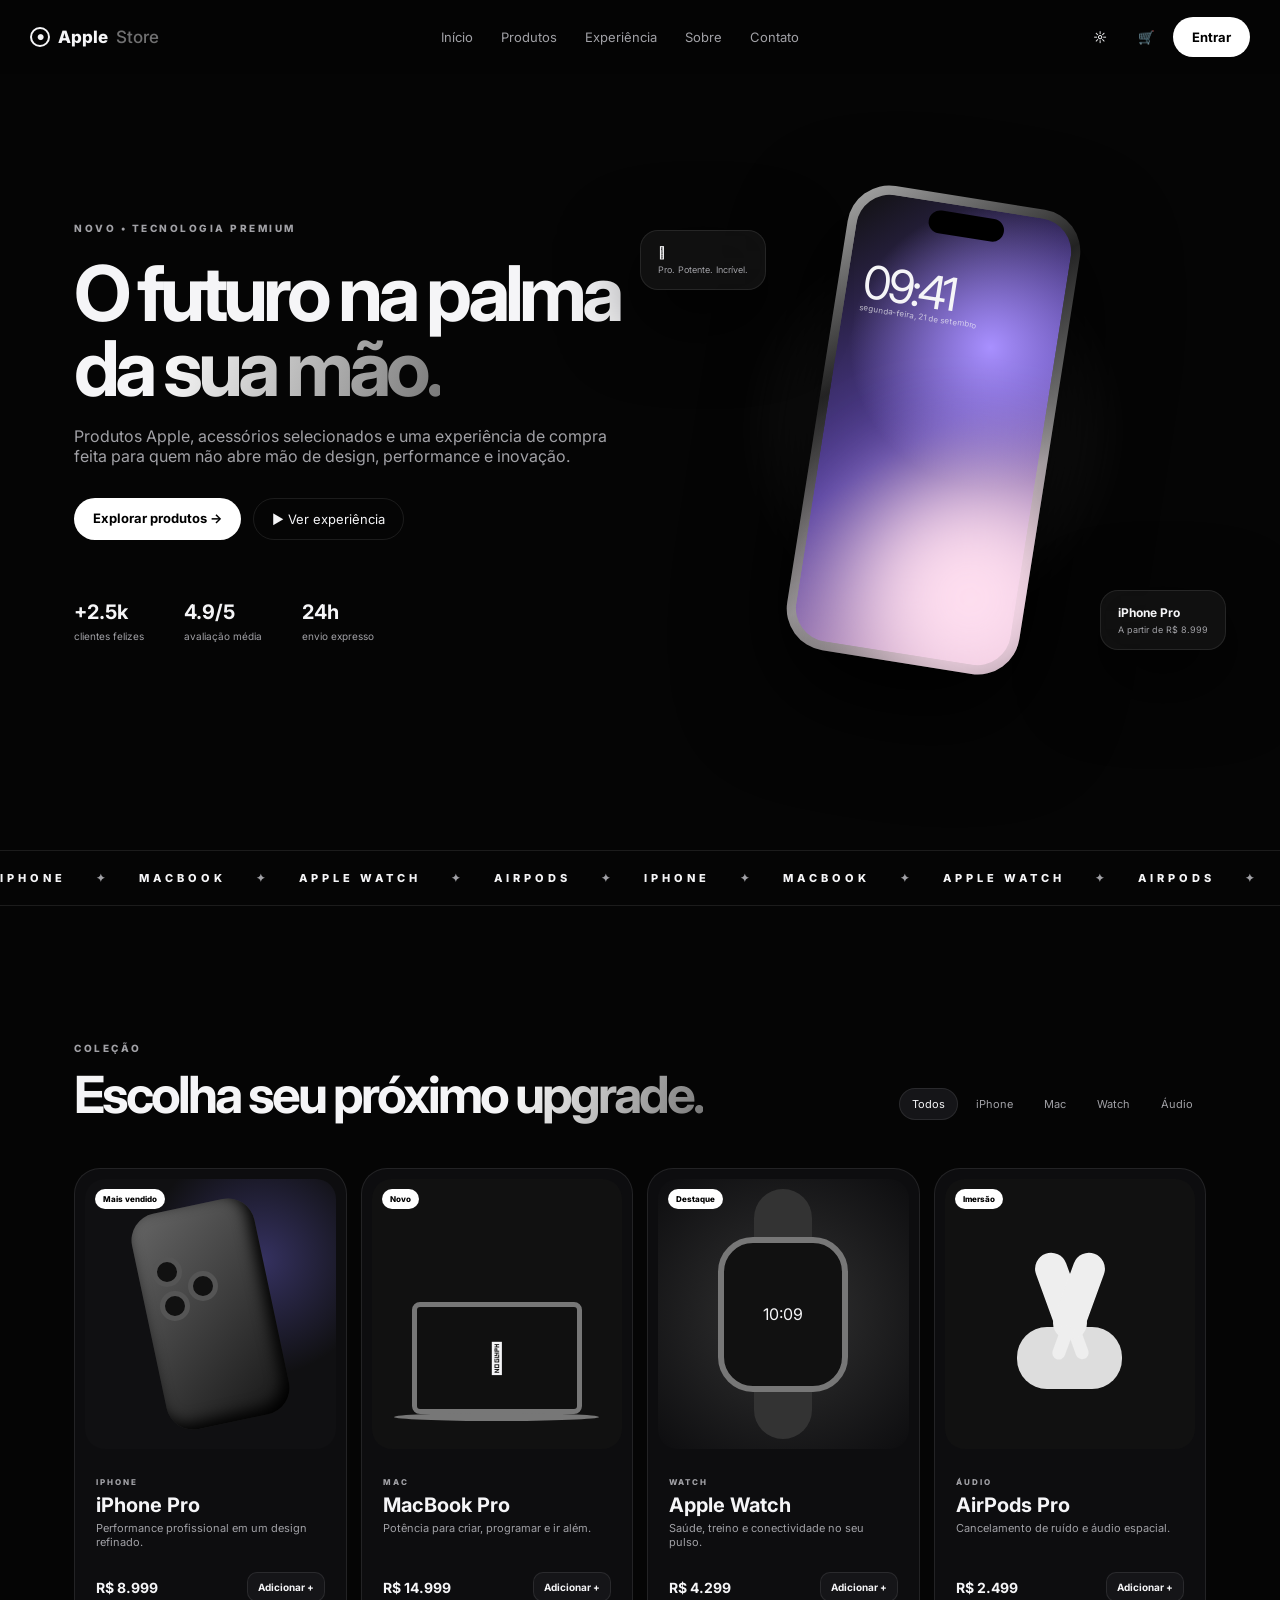
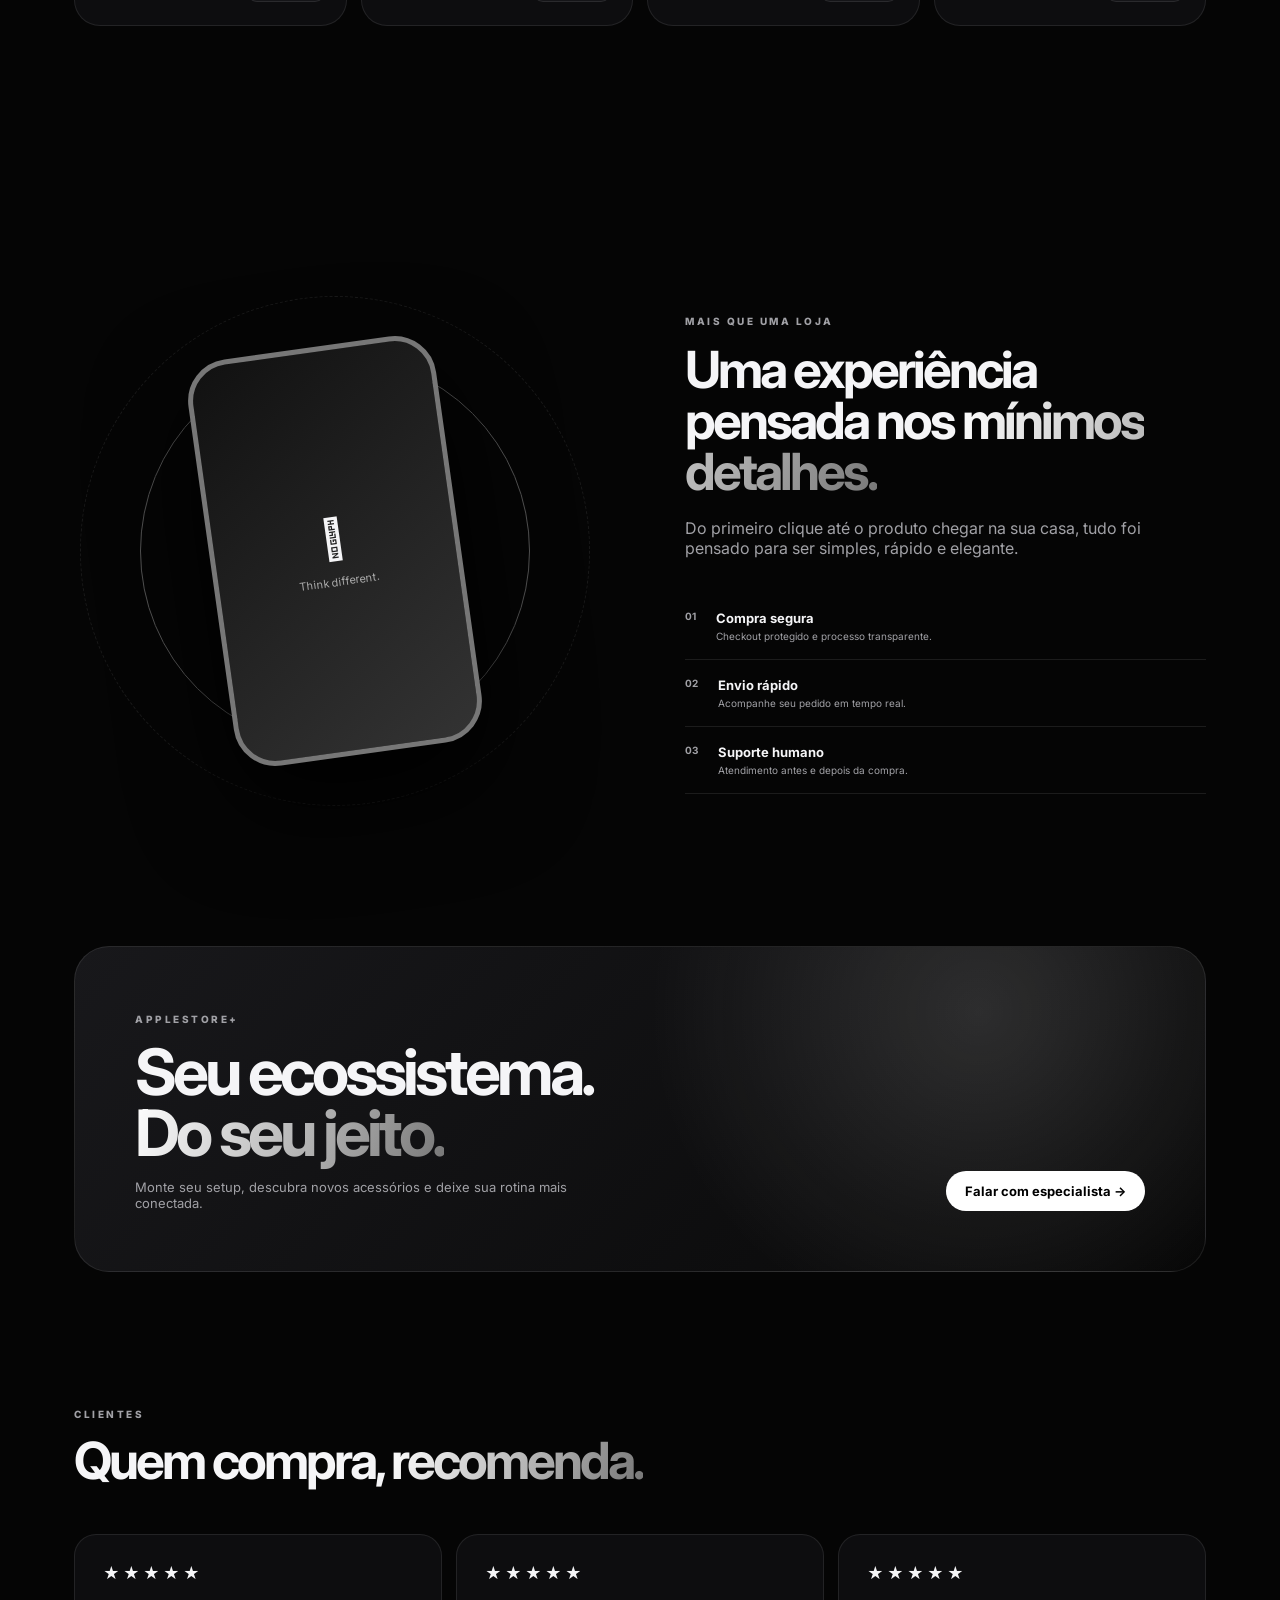
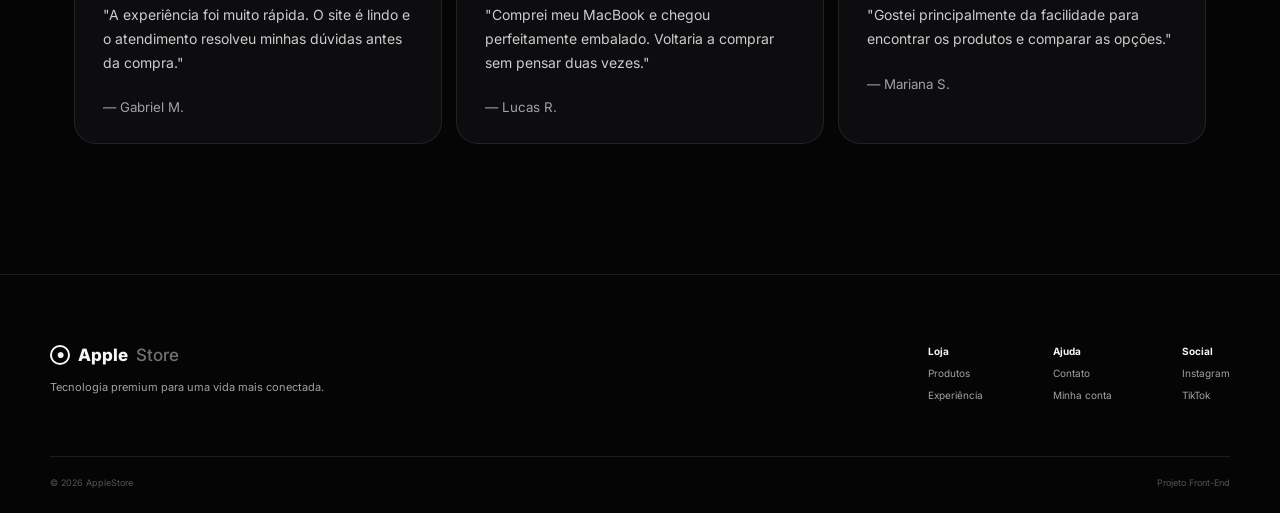
<file: index.html>
<!DOCTYPE html>
<html lang="pt-BR">
<head>
    <meta charset="UTF-8">
    <meta name="viewport" content="width=device-width, initial-scale=1.0">

    <title>AppleStore | Tecnologia Premium</title>

    <link rel="preconnect" href="https://fonts.googleapis.com">
    <link rel="preconnect" href="https://fonts.gstatic.com" crossorigin>
    <link href="https://fonts.googleapis.com/css2?family=Inter:wght@400;500;600;700;800&display=swap" rel="stylesheet">

    <link rel="stylesheet" href="style.css">
</head>

<body>

    <!-- HEADER -->
    <header class="header" id="header">

        <a href="#inicio" class="logo">
            <span class="logo-icon">●</span>
            Apple<span>Store</span>
        </a>

        <nav class="nav" id="nav">
            <a href="#inicio">Início</a>
            <a href="#produtos">Produtos</a>
            <a href="#experiencia">Experiência</a>
            <a href="#sobre">Sobre</a>
            <a href="#contato">Contato</a>
        </nav>

        <div class="header-buttons">

            <button class="icon-button" id="themeButton">
                ☼
            </button>

            <button class="icon-button cart-button" id="cartButton">
                🛒
                <span id="cartCount">0</span>
            </button>

            <button class="login-button" id="openLogin">
                Entrar
            </button>

            <button class="menu-button" id="menuButton">
                ☰
            </button>

        </div>

    </header>


    <!-- HERO -->
    <section class="hero section" id="inicio">

        <div class="hero-content reveal">

            <span class="eyebrow">
                NOVO • TECNOLOGIA PREMIUM
            </span>

            <h1>
                O futuro na palma da
                <span>sua mão.</span>
            </h1>

            <p>
                Produtos Apple, acessórios selecionados e uma experiência
                de compra feita para quem não abre mão de design,
                performance e inovação.
            </p>

            <div class="hero-buttons">

                <a href="#produtos" class="primary-button">
                    Explorar produtos →
                </a>

                <button class="secondary-button" id="experienceButton">
                    ▶ Ver experiência
                </button>

            </div>

            <div class="stats">

                <div>
                    <strong>+2.5k</strong>
                    <small>clientes felizes</small>
                </div>

                <div>
                    <strong>4.9/5</strong>
                    <small>avaliação média</small>
                </div>

                <div>
                    <strong>24h</strong>
                    <small>envio expresso</small>
                </div>

            </div>

        </div>


        <div class="hero-product reveal">

            <div class="glow"></div>

            <div class="phone">

                <div class="dynamic-island"></div>

                <div class="phone-time">
                    09:41
                </div>

                <div class="phone-date">
                    segunda-feira, 21 de setembro
                </div>

                <div class="phone-light"></div>

            </div>

            <div class="floating-card card-one">
                
                <span>Pro. Potente. Incrível.</span>
            </div>

            <div class="floating-card card-two">
                <strong>iPhone Pro</strong>
                <span>A partir de R$ 8.999</span>
            </div>

        </div>

    </section>


    <!-- MARQUEE -->
    <section class="marquee">

        <div class="marquee-content">

            <span>IPHONE</span>
            <b>✦</b>

            <span>MACBOOK</span>
            <b>✦</b>

            <span>APPLE WATCH</span>
            <b>✦</b>

            <span>AIRPODS</span>
            <b>✦</b>

            <span>IPHONE</span>
            <b>✦</b>

            <span>MACBOOK</span>
            <b>✦</b>

            <span>APPLE WATCH</span>
            <b>✦</b>

            <span>AIRPODS</span>
            <b>✦</b>

        </div>

    </section>


    <!-- PRODUTOS -->
    <section class="section products-section" id="produtos">

        <div class="section-header reveal">

            <div>

                <span class="eyebrow">
                    COLEÇÃO
                </span>

                <h2>
                    Escolha seu próximo
                    <span>upgrade.</span>
                </h2>

            </div>

            <div class="filters">

                <button class="filter active" data-filter="all">
                    Todos
                </button>

                <button class="filter" data-filter="iphone">
                    iPhone
                </button>

                <button class="filter" data-filter="mac">
                    Mac
                </button>

                <button class="filter" data-filter="watch">
                    Watch
                </button>

                <button class="filter" data-filter="audio">
                    Áudio
                </button>

            </div>

        </div>


        <div class="products-grid">


            <!-- IPHONE -->
            <article class="product-card reveal" data-category="iphone">

                <span class="product-tag">
                    Mais vendido
                </span>

                <div class="product-image iphone">

                    <div class="camera camera-one"></div>
                    <div class="camera camera-two"></div>
                    <div class="camera camera-three"></div>

                </div>

                <div class="product-info">

                    <small>IPHONE</small>

                    <h3>
                        iPhone Pro
                    </h3>

                    <p>
                        Performance profissional em um design refinado.
                    </p>

                    <div class="product-bottom">

                        <strong>
                            R$ 8.999
                        </strong>

                        <button
                            class="add-cart"
                            data-name="iPhone Pro"
                            data-price="8999">
                            Adicionar +
                        </button>

                    </div>

                </div>

            </article>


            <!-- MACBOOK -->
            <article class="product-card reveal" data-category="mac">

                <span class="product-tag">
                    Novo
                </span>

                <div class="product-image mac">

                    <div class="mac-screen">
                        
                    </div>

                    <div class="mac-base"></div>

                </div>

                <div class="product-info">

                    <small>MAC</small>

                    <h3>
                        MacBook Pro
                    </h3>

                    <p>
                        Potência para criar, programar e ir além.
                    </p>

                    <div class="product-bottom">

                        <strong>
                            R$ 14.999
                        </strong>

                        <button
                            class="add-cart"
                            data-name="MacBook Pro"
                            data-price="14999">
                            Adicionar +
                        </button>

                    </div>

                </div>

            </article>


            <!-- WATCH -->
            <article class="product-card reveal" data-category="watch">

                <span class="product-tag">
                    Destaque
                </span>

                <div class="product-image watch">

                    <div class="watch-band"></div>

                    <div class="watch-body">

                        <span>
                            10:09
                        </span>

                    </div>

                </div>

                <div class="product-info">

                    <small>WATCH</small>

                    <h3>
                        Apple Watch
                    </h3>

                    <p>
                        Saúde, treino e conectividade no seu pulso.
                    </p>

                    <div class="product-bottom">

                        <strong>
                            R$ 4.299
                        </strong>

                        <button
                            class="add-cart"
                            data-name="Apple Watch"
                            data-price="4299">
                            Adicionar +
                        </button>

                    </div>

                </div>

            </article>


            <!-- AIRPODS -->
            <article class="product-card reveal" data-category="audio">

                <span class="product-tag">
                    Imersão
                </span>

                <div class="product-image airpods">

                    <div class="airpod airpod-one"></div>
                    <div class="airpod airpod-two"></div>
                    <div class="airpods-case"></div>

                </div>

                <div class="product-info">

                    <small>ÁUDIO</small>

                    <h3>
                        AirPods Pro
                    </h3>

                    <p>
                        Cancelamento de ruído e áudio espacial.
                    </p>

                    <div class="product-bottom">

                        <strong>
                            R$ 2.499
                        </strong>

                        <button
                            class="add-cart"
                            data-name="AirPods Pro"
                            data-price="2499">
                            Adicionar +
                        </button>

                    </div>

                </div>

            </article>

        </div>

    </section>


    <!-- EXPERIÊNCIA -->
    <section class="section experience" id="experiencia">

        <div class="experience-visual reveal">

            <div class="experience-phone">

                <div>
                    
                </div>

                <span>
                    Think different.
                </span>

            </div>

            <div class="circle circle-one"></div>
            <div class="circle circle-two"></div>

        </div>


        <div class="experience-content reveal">

            <span class="eyebrow">
                MAIS QUE UMA LOJA
            </span>

            <h2>
                Uma experiência pensada nos
                <span>mínimos detalhes.</span>
            </h2>

            <p>
                Do primeiro clique até o produto chegar na sua casa,
                tudo foi pensado para ser simples, rápido e elegante.
            </p>


            <div class="features">

                <div class="feature">

                    <strong>01</strong>

                    <div>
                        <b>Compra segura</b>
                        <small>
                            Checkout protegido e processo transparente.
                        </small>
                    </div>

                </div>


                <div class="feature">

                    <strong>02</strong>

                    <div>
                        <b>Envio rápido</b>
                        <small>
                            Acompanhe seu pedido em tempo real.
                        </small>
                    </div>

                </div>


                <div class="feature">

                    <strong>03</strong>

                    <div>
                        <b>Suporte humano</b>
                        <small>
                            Atendimento antes e depois da compra.
                        </small>
                    </div>

                </div>

            </div>

        </div>

    </section>


    <!-- BANNER -->
    <section class="banner section reveal" id="sobre">

        <div>

            <span class="eyebrow">
                APPLESTORE+
            </span>

            <h2>
                Seu ecossistema.
                <br>
                <span>Do seu jeito.</span>
            </h2>

            <p>
                Monte seu setup, descubra novos acessórios
                e deixe sua rotina mais conectada.
            </p>

        </div>

        <a href="#contato" class="primary-button">
            Falar com especialista →
        </a>

    </section>


    <!-- DEPOIMENTOS -->
    <section class="section testimonials" id="contato">

        <div class="section-header reveal">

            <div>

                <span class="eyebrow">
                    CLIENTES
                </span>

                <h2>
                    Quem compra,
                    <span>recomenda.</span>
                </h2>

            </div>

        </div>


        <div class="testimonial-grid">

            <article class="testimonial reveal">

                <div class="stars">
                    ★★★★★
                </div>

                <p>
                    "A experiência foi muito rápida.
                    O site é lindo e o atendimento resolveu
                    minhas dúvidas antes da compra."
                </p>

                <small>
                    — Gabriel M.
                </small>

            </article>


            <article class="testimonial reveal">

                <div class="stars">
                    ★★★★★
                </div>

                <p>
                    "Comprei meu MacBook e chegou perfeitamente
                    embalado. Voltaria a comprar sem pensar duas vezes."
                </p>

                <small>
                    — Lucas R.
                </small>

            </article>


            <article class="testimonial reveal">

                <div class="stars">
                    ★★★★★
                </div>

                <p>
                    "Gostei principalmente da facilidade
                    para encontrar os produtos e comparar
                    as opções."
                </p>

                <small>
                    — Mariana S.
                </small>

            </article>

        </div>

    </section>


    <!-- FOOTER -->
    <footer class="footer">

        <div class="footer-top">

            <div>

                <a href="#inicio" class="logo">
                    <span class="logo-icon">●</span>
                    Apple<span>Store</span>
                </a>

                <p>
                    Tecnologia premium para uma vida mais conectada.
                </p>

            </div>


            <div class="footer-links">

                <div>

                    <b>Loja</b>

                    <a href="#produtos">
                        Produtos
                    </a>

                    <a href="#experiencia">
                        Experiência
                    </a>

                </div>


                <div>

                    <b>Ajuda</b>

                    <a href="#contato">
                        Contato
                    </a>

                    <a href="#" id="footerLogin">
                        Minha conta
                    </a>

                </div>


                <div>

                    <b>Social</b>

                    <a href="#">
                        Instagram
                    </a>

                    <a href="#">
                        TikTok
                    </a>

                </div>

            </div>

        </div>


        <div class="footer-bottom">

            <span>
                © 2026 AppleStore
            </span>

            <span>
                Projeto Front-End
            </span>

        </div>

    </footer>


    <!-- MODAL LOGIN -->
    <div class="modal" id="loginModal">

        <div class="modal-background"></div>

        <div class="login-box">

            <button class="close-modal">
                ×
            </button>

            <div class="apple-logo">
                ●
            </div>

            <span class="eyebrow">
                APPLESTORE ACCOUNT
            </span>

            <h2 id="authTitle">
                Bem-vindo de volta.
            </h2>

            <p id="authDescription">
                Entre para acompanhar seus pedidos
                e salvar seus favoritos.
            </p>


            <div class="auth-tabs">

                <button
                    class="auth-tab active"
                    data-mode="login">
                    Login
                </button>

                <button
                    class="auth-tab"
                    data-mode="register">
                    Cadastro
                </button>

            </div>


            <form id="authForm">

                <div
                    class="input-group register-field hidden">

                    <label>
                        Nome
                    </label>

                    <input
                        type="text"
                        id="name"
                        placeholder="Seu nome">

                </div>


                <div class="input-group">

                    <label>
                        E-mail
                    </label>

                    <input
                        type="email"
                        placeholder="voce@email.com"
                        required>

                </div>


                <div class="input-group">

                    <label>
                        Senha
                    </label>

                    <input
                        type="password"
                        placeholder="••••••••"
                        minlength="6"
                        required>

                </div>


                <button
                    type="submit"
                    class="primary-button full">

                    Entrar na conta →

                </button>

            </form>

            <small class="demo">
                Demonstração Front-End.
            </small>

        </div>

    </div>


    <!-- CARRINHO -->
    <aside class="cart" id="cart">

        <div class="cart-header">

            <h2>
                Seu carrinho
            </h2>

            <button id="closeCart">
                ×
            </button>

        </div>


        <div class="cart-items" id="cartItems">

            <div class="empty-cart">

                <strong>
                    Seu carrinho está vazio.
                </strong>

                <span>
                    Adicione um produto para começar.
                </span>

            </div>

        </div>


        <div class="cart-footer">

            <div>

                <span>
                    Total
                </span>

                <strong id="cartTotal">
                    R$ 0,00
                </strong>

            </div>

            <button
                class="primary-button full"
                id="checkout">

                Finalizar compra →

            </button>

        </div>

    </aside>


    <div class="cart-overlay" id="cartOverlay"></div>


    <!-- STORY MODAL -->
    <div class="modal" id="storyModal">

        <div class="modal-background"></div>

        <div class="story-box">

            <button class="close-modal">
                ×
            </button>

            <div class="story-image">
                
            </div>

            <h2>
                Uma experiência diferente.
            </h2>

            <p>
                Microinterações, transições suaves e uma interface
                responsiva transformam uma simples landing page
                em uma experiência.
            </p>

        </div>

    </div>


    <!-- TOAST -->
    <div class="toast" id="toast">
        Produto adicionado ao carrinho ✓
    </div>


    <script src="script.js"></script>

</body>
</html>
</file>
<file: style.css>
:root {
    --background: #050505;
    --surface: #0d0d0f;
    --surface2: #151518;
    --text: #f5f5f7;
    --muted: #a1a1a6;
    --border: rgba(255,255,255,.09);
    --max: 1180px;
}

* {
    margin: 0;
    padding: 0;
    box-sizing: border-box;
}

html {
    scroll-behavior: smooth;
}

body {
    font-family: "Inter", Arial, sans-serif;
    background: var(--background);
    color: var(--text);
    overflow-x: hidden;
}

body.light {
    --background: #f5f5f7;
    --surface: #ffffff;
    --surface2: #e9e9ed;
    --text: #111;
    --muted: #666;
    --border: rgba(0,0,0,.1);
}

a {
    color: inherit;
    text-decoration: none;
}

button,
input {
    font-family: inherit;
}

button {
    cursor: pointer;
    border: none;
}

/* HEADER */

.header {
    position: fixed;
    top: 0;
    left: 0;
    right: 0;

    height: 74px;

    z-index: 100;

    display: flex;
    align-items: center;
    justify-content: space-between;

    padding: 0 30px;

    background: rgba(5,5,5,.65);

    backdrop-filter: blur(20px);

    border-bottom: 1px solid transparent;

    transition: .3s;
}

.header.scrolled {
    border-color: var(--border);
}

.logo {
    font-weight: 800;
    font-size: 17px;

    display: flex;
    align-items: center;
    gap: 8px;
}

.logo span {
    opacity: .45;
    font-weight: 500;
}

.logo-icon {
    opacity: 1 !important;

    width: 20px;
    height: 20px;

    border: 2px solid currentColor;
    border-radius: 50%;

    display: grid;
    place-items: center;

    font-size: 8px;
}

.nav {
    display: flex;
    gap: 28px;

    color: var(--muted);

    font-size: 13px;
}

.nav a {
    transition: .2s;
}

.nav a:hover {
    color: var(--text);
}

.header-buttons {
    display: flex;
    align-items: center;
    gap: 8px;
}

.icon-button,
.menu-button {
    width: 38px;
    height: 38px;

    background: transparent;

    color: var(--text);

    border-radius: 50%;
}

.icon-button:hover,
.menu-button:hover {
    background: var(--surface2);
}

.cart-button {
    position: relative;
}

.cart-button span {
    position: absolute;

    top: -2px;
    right: -2px;

    width: 15px;
    height: 15px;

    display: none;
    place-items: center;

    border-radius: 50%;

    background: #ff375f;
    color: white;

    font-size: 8px;
}

.login-button,
.primary-button {
    border-radius: 999px;

    padding: 12px 19px;

    background: white;
    color: black;

    font-size: 13px;
    font-weight: 700;

    transition: .3s;
}

.login-button:hover,
.primary-button:hover {
    transform: translateY(-3px);
    box-shadow: 0 15px 40px rgba(255,255,255,.12);
}

.menu-button {
    display: none;
}


/* GENERAL */

.section {
    max-width: var(--max);
    margin: auto;

    padding: 130px 24px;
}

.eyebrow {
    color: var(--muted);

    font-size: 10px;

    font-weight: 800;

    letter-spacing: 2.5px;
}


/* HERO */

.hero {
    min-height: 820px;

    display: grid;

    grid-template-columns: 1fr 1fr;

    align-items: center;

    gap: 40px;

    padding-top: 140px;
}

.hero h1 {
    font-size: clamp(48px,6vw,80px);

    line-height: .98;

    letter-spacing: -5px;

    margin: 20px 0;
}

.hero h1 span,
.section-header h2 span,
.experience-content h2 span,
.banner h2 span {
    background: linear-gradient(110deg,#fff,#777);

    -webkit-background-clip: text;

    color: transparent;
}

.hero-content > p {
    max-width: 550px;

    color: var(--muted);

    font-size: 16px;
}

.hero-buttons {
    display: flex;
    gap: 12px;

    margin-top: 32px;
}

.secondary-button {
    padding: 12px 18px;

    border-radius: 999px;

    background: transparent;

    border: 1px solid var(--border);

    color: var(--text);

    font-size: 13px;
}

.secondary-button:hover {
    background: var(--surface2);
}

.stats {
    display: flex;
    gap: 40px;

    margin-top: 60px;
}

.stats strong {
    display: block;
    font-size: 20px;
}

.stats small {
    color: var(--muted);
    font-size: 10px;
}


/* PHONE */

.hero-product {
    height: 580px;

    position: relative;

    display: grid;
    place-items: center;
}

.glow {
    position: absolute;

    width: 420px;
    height: 420px;

    border-radius: 50%;

    background: radial-gradient(
        circle,
        #777,
        transparent 65%
    );

    opacity: .3;

    filter: blur(10px);
}

.phone {
    width: 235px;
    height: 470px;

    padding: 9px;

    border-radius: 42px;

    background: linear-gradient(
        140deg,
        #aaa,
        #222,
        #888,
        #222
    );

    box-shadow: 0 40px 100px #000;

    transform: rotate(9deg);

    animation: phoneFloat 5s ease-in-out infinite;

    position: relative;

    overflow: hidden;
}

.phone::before {
    content: "";

    position: absolute;

    inset: 9px;

    border-radius: 34px;

    background:
        radial-gradient(
            circle at 70% 30%,
            #a890ff,
            transparent 40%
        ),
        linear-gradient(
            140deg,
            #111,
            #533e9e,
            #ce9fb7
        );
}

.dynamic-island {
    position: absolute;

    z-index: 2;

    top: 17px;
    left: 50%;

    transform: translateX(-50%);

    width: 76px;
    height: 23px;

    border-radius: 30px;

    background: #000;
}

.phone-time {
    position: absolute;

    z-index: 2;

    top: 70px;
    left: 25px;

    font-size: 46px;

    letter-spacing: -3px;
}

.phone-date {
    position: absolute;

    z-index: 2;

    top: 120px;
    left: 25px;

    font-size: 8px;

    opacity: .7;
}

.phone-light {
    position: absolute;

    width: 250px;
    height: 250px;

    right: -70px;
    bottom: -50px;

    border-radius: 50%;

    background: #ffdff0;

    filter: blur(50px);
}

.floating-card {
    position: absolute;

    padding: 14px 17px;

    background: rgba(20,20,20,.75);

    backdrop-filter: blur(20px);

    border: 1px solid var(--border);

    border-radius: 18px;

    box-shadow: 0 25px 80px #000;

    font-size: 12px;

    animation: float 5s ease-in-out infinite;
}

.floating-card span {
    display: block;

    color: var(--muted);

    font-size: 9px;

    margin-top: 4px;
}

.card-one {
    left: -20px;
    top: 90px;
}

.card-two {
    right: -20px;
    bottom: 70px;
}


/* MARQUEE */

.marquee {
    overflow: hidden;

    border-top: 1px solid var(--border);
    border-bottom: 1px solid var(--border);

    padding: 20px 0;
}

.marquee-content {
    width: max-content;

    display: flex;
    align-items: center;

    gap: 30px;

    font-size: 11px;

    letter-spacing: 4px;

    font-weight: 800;

    animation: marquee 25s linear infinite;
}

.marquee-content b {
    color: var(--muted);
}


/* PRODUCTS */

.section-header {
    display: flex;

    justify-content: space-between;
    align-items: end;

    gap: 20px;

    margin-bottom: 48px;
}

.section-header h2 {
    font-size: clamp(32px,4vw,52px);

    line-height: 1;

    letter-spacing: -3px;

    margin-top: 13px;
}

.filters {
    display: flex;
    gap: 5px;
    flex-wrap: wrap;
}

.filter {
    padding: 8px 12px;

    border-radius: 999px;

    background: transparent;

    border: 1px solid transparent;

    color: var(--muted);

    font-size: 11px;
}

.filter.active,
.filter:hover {
    color: var(--text);

    background: var(--surface2);

    border-color: var(--border);
}

.products-grid {
    display: grid;

    grid-template-columns: repeat(4,1fr);

    gap: 14px;
}

.product-card {
    position: relative;

    background: var(--surface);

    border: 1px solid var(--border);

    border-radius: 26px;

    padding: 10px;

    overflow: hidden;

    transition: .4s;
}

.product-card:hover {
    transform: translateY(-8px);

    box-shadow: 0 30px 80px rgba(0,0,0,.4);
}

.product-card.hide {
    display: none;
}

.product-tag {
    position: absolute;

    top: 20px;
    left: 20px;

    z-index: 3;

    padding: 5px 8px;

    border-radius: 999px;

    background: white;

    color: black;

    font-size: 8px;

    font-weight: 800;
}

.product-image {
    height: 270px;

    border-radius: 20px;

    background: #111;

    position: relative;

    overflow: hidden;

    display: grid;

    place-items: center;
}


/* IPHONE */

.iphone {
    background:
        radial-gradient(
            circle at 70% 30%,
            #8075ff55,
            transparent 45%
        ),
        #101012;
}

.iphone::after {
    content: "";

    width: 125px;
    height: 220px;

    border-radius: 27px;

    background: linear-gradient(
        140deg,
        #666,
        #151515
    );

    transform: rotate(-12deg);

    box-shadow: inset -6px -7px 15px #000;
}

.camera {
    position: absolute;

    width: 30px;
    height: 30px;

    border-radius: 50%;

    background: #111;

    border: 5px solid #555;

    z-index: 4;
}

.camera-one {
    top: 78px;
    left: calc(50% - 58px);
}

.camera-two {
    top: 112px;
    left: calc(50% - 50px);
}

.camera-three {
    top: 92px;
    left: calc(50% - 22px);
}


/* MAC */

.mac {
    align-items: end;

    padding-bottom: 35px;
}

.mac-screen {
    width: 170px;
    height: 112px;

    border: 5px solid #777;

    border-radius: 8px;

    background: #101010;

    display: grid;
    place-items: center;

    font-size: 30px;
}

.mac-base {
    position: absolute;

    bottom: 28px;

    width: 205px;
    height: 8px;

    background: #777;

    border-radius: 50%;
}


/* WATCH */

.watch {
    background:
        radial-gradient(circle,#333,#0d0d0f);
}

.watch-band {
    position: absolute;

    width: 58px;
    height: 250px;

    background: #333;

    border-radius: 30px;
}

.watch-body {
    width: 130px;
    height: 155px;

    border-radius: 35px;

    border: 6px solid #777;

    background: #111;

    z-index: 2;

    display: grid;
    place-items: center;
}

.watch-body span {
    font-size: 16px;
}


/* AIRPODS */

.airpod {
    position: absolute;

    width: 32px;
    height: 90px;

    background: #eee;

    border-radius: 22px;

    top: 72px;

    z-index: 3;
}

.airpod::after {
    content: "";

    position: absolute;

    width: 13px;
    height: 35px;

    background: #eee;

    bottom: -22px;

    left: 10px;

    border-radius: 0 0 10px 10px;
}

.airpod-one {
    left: 100px;
    transform: rotate(-20deg);
}

.airpod-two {
    right: 100px;
    transform: rotate(20deg);
}

.airpods-case {
    position: absolute;

    width: 105px;
    height: 62px;

    background: #ddd;

    border-radius: 30px;

    bottom: 60px;
}


/* PRODUCT INFO */

.product-info {
    padding: 20px 11px 13px;
}

.product-info small {
    font-size: 8px;

    letter-spacing: 2px;

    color: var(--muted);

    font-weight: 800;
}

.product-info h3 {
    font-size: 20px;

    margin: 4px 0;
}

.product-info p {
    color: var(--muted);

    font-size: 11px;

    min-height: 34px;
}

.product-bottom {
    display: flex;

    justify-content: space-between;
    align-items: center;

    margin-top: 17px;
}

.product-bottom strong {
    font-size: 14px;
}

.add-cart {
    background: var(--surface2);

    color: var(--text);

    border: 1px solid var(--border);

    padding: 8px 10px;

    border-radius: 10px;

    font-size: 10px;

    font-weight: 700;

    transition: .2s;
}

.add-cart:hover {
    background: var(--text);

    color: var(--background);
}


/* EXPERIENCE */

.experience {
    display: grid;

    grid-template-columns: 1fr 1fr;

    align-items: center;

    gap: 90px;
}

.experience-visual {
    height: 530px;

    display: grid;

    place-items: center;

    position: relative;
}

.experience-phone {
    width: 250px;
    height: 410px;

    border-radius: 42px;

    background:
        linear-gradient(
            145deg,
            #111,
            #333
        );

    border: 5px solid #777;

    box-shadow: 0 40px 100px #000;

    transform: rotate(-8deg);

    z-index: 2;

    display: flex;

    flex-direction: column;

    align-items: center;

    justify-content: center;

    gap: 12px;
}

.experience-phone div {
    font-size: 40px;
}

.experience-phone span {
    color: #aaa;

    font-size: 11px;
}

.circle {
    position: absolute;

    border: 1px solid #555;

    border-radius: 50%;

    animation: spin 15s linear infinite;
}

.circle-one {
    width: 390px;
    height: 390px;
}

.circle-two {
    width: 510px;
    height: 510px;

    border-style: dashed;

    opacity: .25;

    animation-direction: reverse;
}

.experience-content h2 {
    font-size: clamp(35px,4vw,55px);

    line-height: 1;

    letter-spacing: -3px;

    margin: 15px 0 20px;
}

.experience-content > p {
    color: var(--muted);

    max-width: 520px;
}

.features {
    margin-top: 35px;
}

.feature {
    display: flex;

    gap: 20px;

    padding: 17px 0;

    border-bottom: 1px solid var(--border);
}

.feature > strong {
    color: var(--muted);

    font-size: 10px;
}

.feature b,
.feature small {
    display: block;
}

.feature b {
    font-size: 13px;
}

.feature small {
    color: var(--muted);

    font-size: 10px;

    margin-top: 4px;
}


/* BANNER */

.banner {
    max-width: calc(var(--max) - 48px);

    border: 1px solid var(--border);

    border-radius: 35px;

    background:
        radial-gradient(
            circle at 80% 20%,
            #fff2,
            transparent 35%
        ),
        linear-gradient(
            135deg,
            #18181b,
            #080808
        );

    display: flex;

    align-items: end;

    justify-content: space-between;

    padding: 60px;

    gap: 30px;
}

.banner h2 {
    font-size: clamp(40px,5vw,65px);

    line-height: .95;

    letter-spacing: -4px;

    margin: 15px 0;
}

.banner p {
    color: var(--muted);

    max-width: 500px;

    font-size: 13px;
}


/* TESTIMONIALS */

.testimonial-grid {
    display: grid;

    grid-template-columns: repeat(3,1fr);

    gap: 14px;
}

.testimonial {
    background: var(--surface);

    border: 1px solid var(--border);

    border-radius: 22px;

    padding: 28px;

    transition: .3s;
}

.testimonial:hover {
    transform: translateY(-5px);
}

.stars {
    letter-spacing: 3px;

    margin-bottom: 20px;
}

.testimonial p {
    color: #ccc;

    font-size: 14px;

    line-height: 1.7;
}

.testimonial small {
    display: block;

    color: var(--muted);

    margin-top: 25px;
}


/* FOOTER */

.footer {
    border-top: 1px solid var(--border);

    padding: 70px 24px 25px;
}

.footer-top {
    max-width: var(--max);

    margin: auto;

    display: flex;

    justify-content: space-between;

    gap: 40px;
}

.footer p {
    color: var(--muted);

    font-size: 11px;

    margin-top: 15px;
}

.footer-links {
    display: flex;

    gap: 70px;
}

.footer-links div {
    display: flex;

    flex-direction: column;

    gap: 10px;
}

.footer-links b {
    font-size: 10px;
}

.footer-links a {
    color: var(--muted);

    font-size: 10px;
}

.footer-links a:hover {
    color: var(--text);
}

.footer-bottom {
    max-width: var(--max);

    margin: 55px auto 0;

    padding-top: 20px;

    border-top: 1px solid var(--border);

    display: flex;

    justify-content: space-between;

    color: #555;

    font-size: 9px;
}


/* MODAIS */

.modal {
    position: fixed;

    inset: 0;

    z-index: 200;

    display: grid;

    place-items: center;

    opacity: 0;

    visibility: hidden;

    transition: .3s;
}

.modal.active {
    opacity: 1;

    visibility: visible;
}

.modal-background {
    position: absolute;

    inset: 0;

    background: rgba(0,0,0,.75);

    backdrop-filter: blur(12px);
}

.login-box,
.story-box {
    position: relative;

    width: min(430px,calc(100% - 30px));

    background: var(--surface);

    border: 1px solid var(--border);

    border-radius: 28px;

    padding: 35px;

    box-shadow: 0 30px 100px #000;

    transform: translateY(20px);

    transition: .3s;
}

.modal.active .login-box,
.modal.active .story-box {
    transform: translateY(0);
}

.close-modal {
    position: absolute;

    top: 15px;
    right: 18px;

    width: 32px;
    height: 32px;

    border-radius: 50%;

    background: var(--surface2);

    color: var(--text);

    font-size: 20px;
}

.apple-logo {
    width: 40px;
    height: 40px;

    border: 2px solid var(--text);

    border-radius: 50%;

    display: grid;
    place-items: center;

    margin-bottom: 25px;
}

.login-box h2 {
    margin: 10px 0;

    font-size: 28px;
}

.login-box > p {
    color: var(--muted);

    font-size: 11px;

    margin-bottom: 25px;
}

.auth-tabs {
    display: grid;

    grid-template-columns: 1fr 1fr;

    background: var(--surface2);

    padding: 4px;

    border-radius: 12px;

    margin-bottom: 20px;
}

.auth-tab {
    padding: 9px;

    border-radius: 9px;

    background: transparent;

    color: var(--muted);

    font-size: 11px;
}

.auth-tab.active {
    background: var(--text);

    color: var(--background);
}

.input-group {
    margin: 13px 0;
}

.input-group label {
    display: block;

    color: var(--muted);

    font-size: 9px;

    margin-bottom: 6px;
}

.input-group input {
    width: 100%;

    padding: 12px;

    border-radius: 11px;

    border: 1px solid var(--border);

    background: var(--surface2);

    color: var(--text);

    outline: none;
}

.input-group input:focus {
    border-color: #777;
}

.full {
    width: 100%;
}

.demo {
    display: block;

    text-align: center;

    color: #555;

    font-size: 8px;

    margin-top: 15px;
}

.hidden {
    display: none;
}


/* STORY */

.story-box {
    text-align: center;
}

.story-image {
    height: 220px;

    border-radius: 20px;

    background:
        radial-gradient(
            circle,
            #555,
            transparent 60%
        ),
        #111;

    display: grid;

    place-items: center;

    font-size: 50px;

    margin-bottom: 25px;
}

.story-box h2 {
    font-size: 26px;
}

.story-box p {
    color: var(--muted);

    font-size: 11px;

    margin-top: 10px;
}


/* CARRINHO */

.cart {
    position: fixed;

    top: 0;
    right: 0;
    bottom: 0;

    width: min(410px,100%);

    z-index: 150;

    background: var(--surface);

    border-left: 1px solid var(--border);

    transform: translateX(105%);

    transition: .4s;

    display: flex;

    flex-direction: column;

    padding: 25px;
}

.cart.active {
    transform: translateX(0);
}

.cart-header {
    display: flex;

    justify-content: space-between;

    align-items: center;

    padding-bottom: 20px;

    border-bottom: 1px solid var(--border);
}

.cart-header h2 {
    font-size: 20px;
}

.cart-header button {
    width: 32px;
    height: 32px;

    border-radius: 50%;

    background: var(--surface2);

    color: var(--text);

    font-size: 20px;
}

.cart-items {
    flex: 1;

    overflow: auto;

    padding: 20px 0;
}

.empty-cart {
    height: 100%;

    display: grid;

    place-content: center;

    text-align: center;

    color: var(--muted);
}

.empty-cart strong,
.empty-cart span {
    display: block;
}

.empty-cart span {
    font-size: 10px;

    margin-top: 6px;
}

.cart-item {
    display: flex;

    justify-content: space-between;

    padding: 15px 0;

    border-bottom: 1px solid var(--border);
}

.cart-item strong {
    display: block;

    font-size: 12px;
}

.cart-item small {
    color: var(--muted);

    font-size: 10px;
}

.remove {
    background: transparent;

    color: #777;

    font-size: 10px;
}

.cart-footer {
    border-top: 1px solid var(--border);

    padding-top: 18px;
}

.cart-footer > div {
    display: flex;

    justify-content: space-between;

    margin-bottom: 15px;
}

.cart-footer span {
    color: var(--muted);

    font-size: 11px;
}


/* OVERLAY */

.cart-overlay {
    position: fixed;

    inset: 0;

    z-index: 140;

    background: rgba(0,0,0,.7);

    opacity: 0;

    visibility: hidden;

    transition: .3s;
}

.cart-overlay.active {
    opacity: 1;

    visibility: visible;
}


/* TOAST */

.toast {
    position: fixed;

    left: 50%;
    bottom: 25px;

    transform: translate(-50%,20px);

    background: var(--text);

    color: var(--background);

    padding: 12px 18px;

    border-radius: 999px;

    font-size: 11px;

    font-weight: 700;

    opacity: 0;

    pointer-events: none;

    transition: .3s;

    z-index: 300;
}

.toast.active {
    opacity: 1;

    transform: translate(-50%,0);
}


/* ANIMAÇÕES */

.reveal {
    opacity: 0;

    transform: translateY(30px);

    transition:
        opacity .8s ease,
        transform .8s ease;
}

.reveal.visible {
    opacity: 1;

    transform: translateY(0);
}

@keyframes float {

    0%,100% {
        transform: translateY(0);
    }

    50% {
        transform: translateY(-15px);
    }

}

@keyframes phoneFloat {

    0%,100% {
        transform: rotate(9deg) translateY(0);
    }

    50% {
        transform: rotate(9deg) translateY(-15px);
    }

}

@keyframes marquee {

    to {
        transform: translateX(-50%);
    }

}

@keyframes spin {

    to {
        transform: rotate(360deg);
    }

}


/* RESPONSIVO */

@media(max-width:900px) {

    .hero {
        grid-template-columns: 1fr;
    }

    .hero-product {
        height: 500px;
    }

    .products-grid {
        grid-template-columns: repeat(2,1fr);
    }

    .experience {
        grid-template-columns: 1fr;
    }

    .testimonial-grid {
        grid-template-columns: 1fr;
    }

}

@media(max-width:700px) {

    .header {
        height: 65px;

        padding: 0 18px;
    }

    .nav {
        display: none;

        position: absolute;

        top: 70px;

        left: 15px;
        right: 15px;

        flex-direction: column;

        background: var(--surface);

        padding: 20px;

        border: 1px solid var(--border);

        border-radius: 18px;
    }

    .nav.active {
        display: flex;
    }

    .menu-button {
        display: block;
    }

    .login-button {
        display: none;
    }

    .hero h1 {
        letter-spacing: -3px;
    }

    .hero {
        padding-top: 120px;
    }

    .hero-product {
        height: 430px;
    }

    .phone {
        transform: scale(.85) rotate(9deg);
    }

    .card-one {
        left: 0;
    }

    .card-two {
        right: 0;
    }

    .section-header {
        flex-direction: column;
        align-items: start;
    }

    .products-grid {
        grid-template-columns: 1fr;
    }

    .product-image {
        height: 300px;
    }

    .banner {
        margin: 0 24px;

        padding: 40px 28px;

        flex-direction: column;

        align-items: start;
    }

    .footer-top {
        flex-direction: column;
    }

    .footer-links {
        gap: 35px;

        flex-wrap: wrap;
    }

    .footer-bottom {
        flex-direction: column;

        gap: 8px;
    }

}

@media(prefers-reduced-motion:reduce) {

    *,
    *::before {
        animation: none !important;

        transition: none !important;

        scroll-behavior: auto !important;
    }

}
</file>
